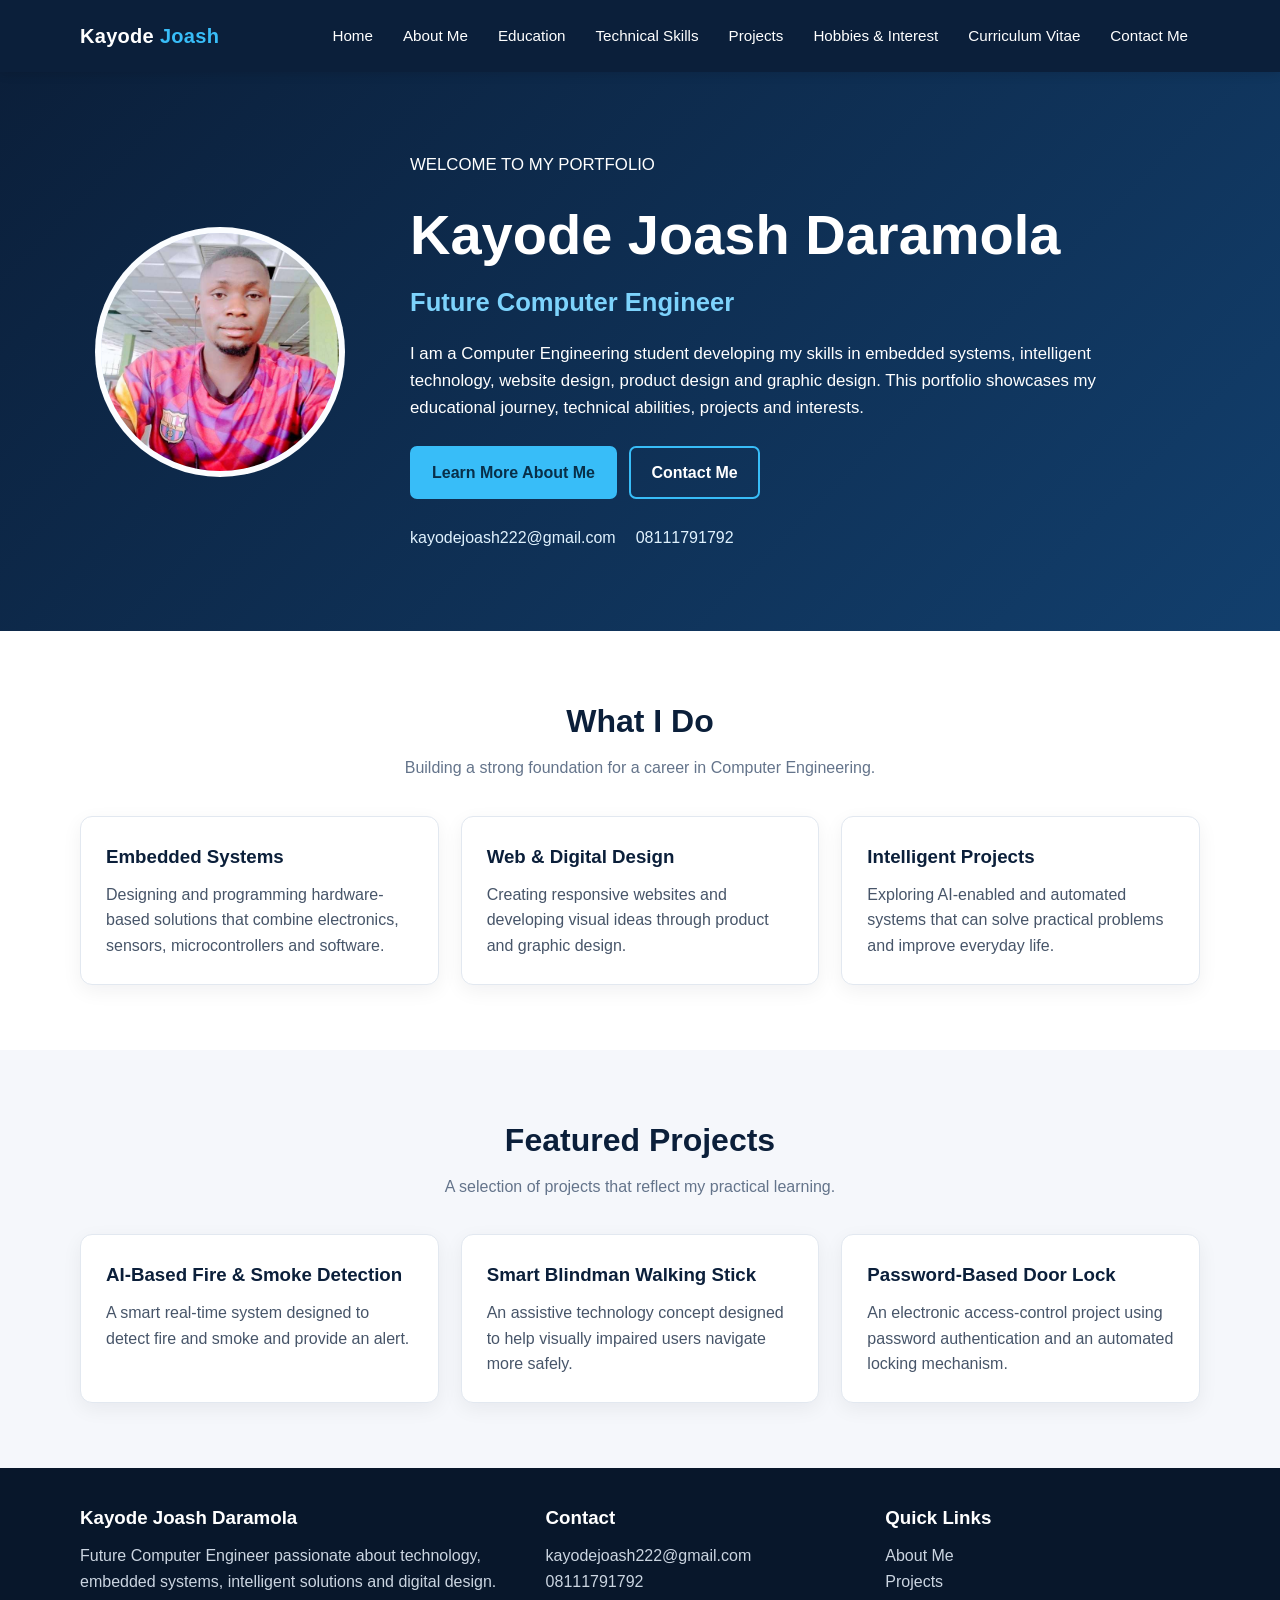
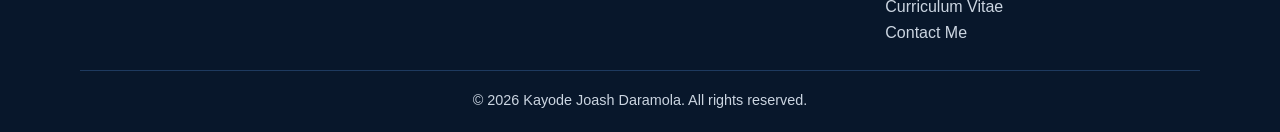
<file: index.html>
<!DOCTYPE html>
<html lang="en">

<head>
    <meta charset="UTF-8">
    <meta name="viewport" content="width=device-width, initial-scale=1.0">

    <meta name="author" content="Kayode Joash Daramola">
    <meta name="description"
        content="Personal portfolio of Kayode Joash Daramola, a future Computer Engineer.">
    <meta name="keywords"
        content="Kayode Joash Daramola, Computer Engineering, portfolio, embedded systems, web design, AI, graphic design">

    <title>Home | Kayode Joash Daramola</title>

    <!-- Main CSS -->
    <link rel="stylesheet" href="styles.css">

    <!-- JSON-LD Structured Data -->
    <script type="application/ld+json">
    {
        "@context": "https://schema.org",
        "@type": "Person",
        "name": "Kayode Joash Daramola",
        "email": "mailto:kayodejoash222@gmail.com",
        "telephone": "+2348111791792",
        "jobTitle": "Future Computer Engineer",
        "description": "Computer Engineering student and aspiring computer engineer with interests in embedded systems, website design, product design and graphic design.",
        "knowsAbout": [
            "Embedded System Design",
            "Website Design",
            "Product Design",
            "Graphic Design",
            "Artificial Intelligence",
            "Computer Engineering"
        ],
        "url": "index.html"
    }
    </script>

</head>

<body>

    <!-- ================= HEADER ================= -->
    <header class="site-header">

        <div class="container navbar">

            <!-- Logo -->
            <a class="logo" href="index.html">
                Kayode <span>Joash</span>
            </a>

            <!-- Navigation -->
            <nav aria-label="Main navigation">
                <ul class="nav-links">

                    <li>
                        <a href="index.html">Home</a>
                    </li>

                    <li>
                        <a href="about.html">About Me</a>
                    </li>

                    <li>
                        <a href="education.html">Education</a>
                    </li>

                    <li>
                        <a href="skills.html">Technical Skills</a>
                    </li>

                    <li>
                        <a href="projects.html">Projects</a>
                    </li>

                    <li>
                        <a href="hobbies.html">Hobbies &amp; Interest</a>
                    </li>

                    <li>
                        <a href="cv.html">Curriculum Vitae</a>
                    </li>

                    <li>
                        <a href="contact.html">Contact Me</a>
                    </li>

                </ul>
            </nav>

        </div>

    </header>


    <!-- ================= MAIN CONTENT ================= -->
    <main>

        <!-- ================= HERO SECTION ================= -->
        <section class="hero">

            <div class="container hero-grid">

                <!-- Profile Image -->
                <div class="hero-image">

                    <img
                        class="profile-photo"
                        src="EngrKay.jpeg"
                        alt="Kayode Joash Daramola"
                    >

                </div>


                <!-- Hero Information -->
                <div class="hero-content">

                    <p>WELCOME TO MY PORTFOLIO</p>

                    <h1>
                        Kayode Joash Daramola
                    </h1>

                    <h2>
                        Future Computer Engineer
                    </h2>

                    <p>
                        I am a Computer Engineering student developing my
                        skills in embedded systems, intelligent technology,
                        website design, product design and graphic design.
                        This portfolio showcases my educational journey,
                        technical abilities, projects and interests.
                    </p>


                    <!-- Action Buttons -->
                    <div class="hero-buttons">

                        <a class="btn" href="about.html">
                            Learn More About Me
                        </a>

                        <a class="btn secondary" href="contact.html">
                            Contact Me
                        </a>

                    </div>


                    <!-- Contact Information -->
                    <div class="contact-line">

                        <a href="mailto:kayodejoash222@gmail.com">
                            kayodejoash222@gmail.com
                        </a>

                        <a href="tel:+2348111791792">
                            08111791792
                        </a>

                    </div>

                </div>

            </div>

        </section>


        <!-- ================= WHAT I DO ================= -->
        <section class="section alt">

            <div class="container">

                <div class="section-title">

                    <h2>
                        What I Do
                    </h2>

                    <p>
                        Building a strong foundation for a career in
                        Computer Engineering.
                    </p>

                </div>


                <div class="card-grid">

                    <!-- Embedded Systems -->
                    <article class="card">

                        <h3>
                            Embedded Systems
                        </h3>

                        <p>
                            Designing and programming hardware-based
                            solutions that combine electronics, sensors,
                            microcontrollers and software.
                        </p>

                    </article>


                    <!-- Web Design -->
                    <article class="card">

                        <h3>
                            Web &amp; Digital Design
                        </h3>

                        <p>
                            Creating responsive websites and developing
                            visual ideas through product and graphic design.
                        </p>

                    </article>


                    <!-- Intelligent Projects -->
                    <article class="card">

                        <h3>
                            Intelligent Projects
                        </h3>

                        <p>
                            Exploring AI-enabled and automated systems
                            that can solve practical problems and improve
                            everyday life.
                        </p>

                    </article>

                </div>

            </div>

        </section>


        <!-- ================= FEATURED PROJECTS ================= -->
        <section class="section">

            <div class="container">

                <div class="section-title">

                    <h2>
                        Featured Projects
                    </h2>

                    <p>
                        A selection of projects that reflect my
                        practical learning.
                    </p>

                </div>


                <div class="card-grid">

                    <!-- Project 1 -->
                    <article class="card">

                        <h3>
                            AI-Based Fire &amp; Smoke Detection
                        </h3>

                        <p>
                            A smart real-time system designed to detect
                            fire and smoke and provide an alert.
                        </p>

                    </article>


                    <!-- Project 2 -->
                    <article class="card">

                        <h3>
                            Smart Blindman Walking Stick
                        </h3>

                        <p>
                            An assistive technology concept designed
                            to help visually impaired users navigate
                            more safely.
                        </p>

                    </article>


                    <!-- Project 3 -->
                    <article class="card">

                        <h3>
                            Password-Based Door Lock
                        </h3>

                        <p>
                            An electronic access-control project using
                            password authentication and an automated
                            locking mechanism.
                        </p>

                    </article>

                </div>

            </div>

        </section>

    </main>


    <!-- ================= FOOTER ================= -->
    <footer class="site-footer">

        <div class="container footer-grid">

            <!-- Footer About -->
            <div>

                <h3>
                    Kayode Joash Daramola
                </h3>

                <p>
                    Future Computer Engineer passionate about technology,
                    embedded systems, intelligent solutions and digital
                    design.
                </p>

            </div>


            <!-- Footer Contact -->
            <div>

                <h3>
                    Contact
                </h3>

                <p>
                    <a href="mailto:kayodejoash222@gmail.com">
                        kayodejoash222@gmail.com
                    </a>
                </p>

                <p>
                    <a href="tel:+2348111791792">
                        08111791792
                    </a>
                </p>

            </div>


            <!-- Footer Links -->
            <div>

                <h3>
                    Quick Links
                </h3>

                <p>
                    <a href="about.html">
                        About Me
                    </a>
                </p>

                <p>
                    <a href="projects.html">
                        Projects
                    </a>
                </p>

                <p>
                    <a href="cv.html">
                        Curriculum Vitae
                    </a>
                </p>

                <p>
                    <a href="contact.html">
                        Contact Me
                    </a>
                </p>

            </div>

        </div>


        <!-- Copyright -->
        <div class="container copyright">

            <p>
                &copy; 2026 Kayode Joash Daramola.
                All rights reserved.
            </p>

        </div>

    </footer>

</body>

</html>
</file>
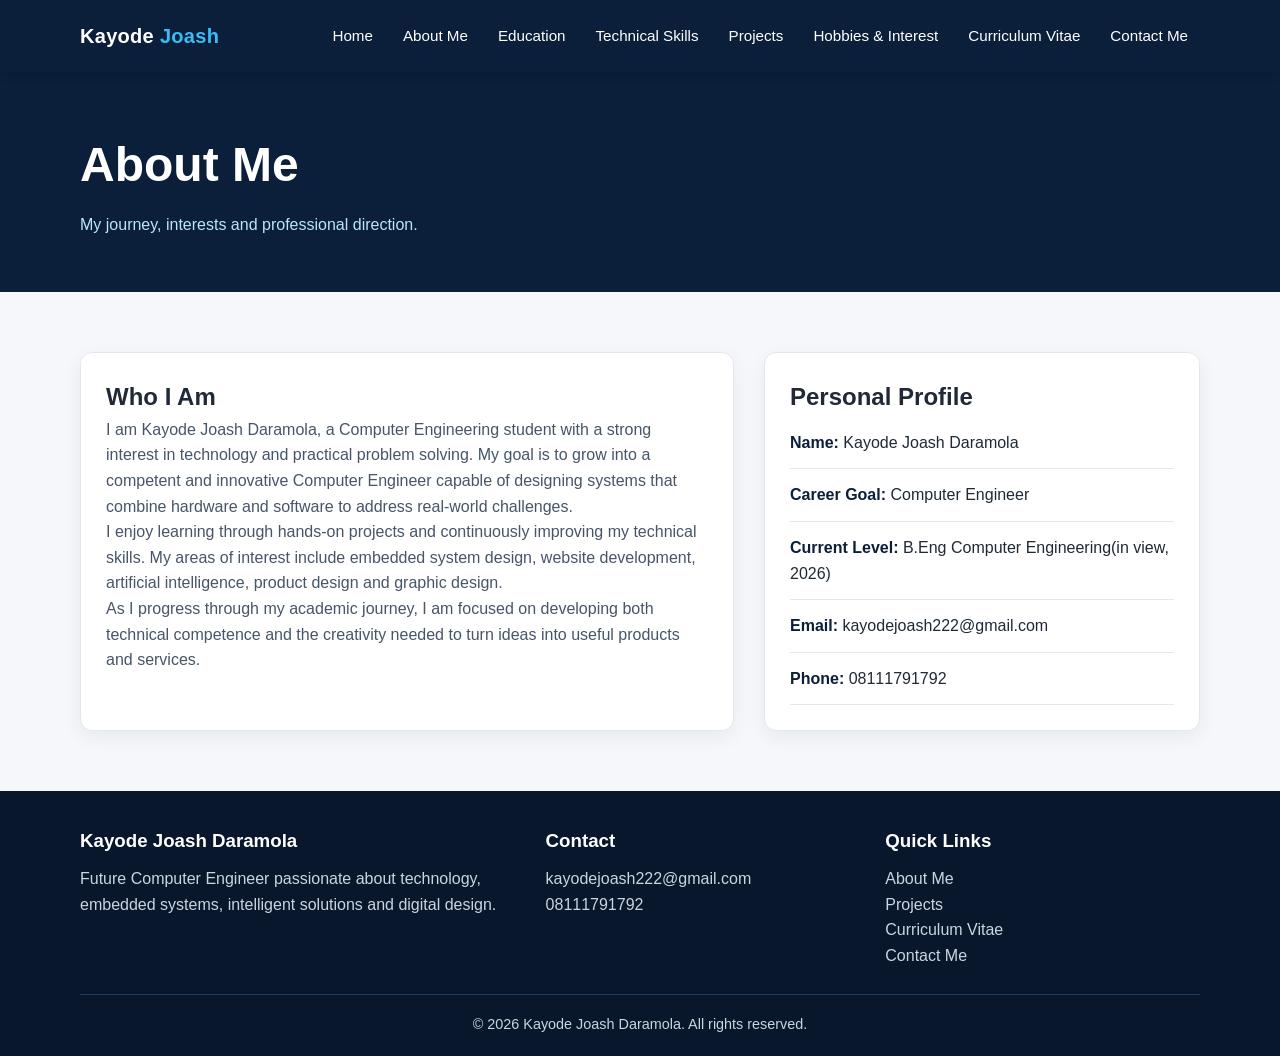
<file: about.html>
<!DOCTYPE html>
<html lang="en">
<head>
  <meta charset="UTF-8">
  <meta name="viewport" content="width=device-width, initial-scale=1.0">
  <meta name="author" content="Kayode Joash Daramola">
  <meta name="description" content="Personal portfolio of Kayode Joash Daramola, a future Computer Engineer.">
  <meta name="keywords" content="Kayode Joash Daramola, Computer Engineering, portfolio, embedded systems, web design, AI, graphic design">
  <title>About Me | Kayode Joash Daramola</title>
  <link rel="stylesheet" href="styles.css">
  
<script type="application/ld+json">
{
  "@context": "https://schema.org",
  "@type": "Person",
  "name": "Kayode Joash Daramola",
  "email": "mailto:kayodejoash222@gmail.com",
  "telephone": "+2348111791792",
  "jobTitle": "Future Computer Engineer",
  "description": "Computer Engineering student and aspiring computer engineer with interests in embedded systems, website design, product design and graphic design.",
  "knowsAbout": [
    "Embedded System Design",
    "Website Design",
    "Product Design",
    "Graphic Design",
    "Artificial Intelligence",
    "Computer Engineering"
  ],
  "url": "index.html"
}
</script>

</head>
<body>

<header class="site-header">
  <div class="container navbar">
    <a class="logo" href="index.html">Kayode <span>Joash</span></a>
    <nav aria-label="Main navigation">
      <ul class="nav-links">
        <li><a href="index.html">Home</a></li>
        <li><a href="about.html">About Me</a></li>
        <li><a href="education.html">Education</a></li>
        <li><a href="skills.html">Technical Skills</a></li>
        <li><a href="projects.html">Projects</a></li>
        <li><a href="hobbies.html">Hobbies &amp; Interest</a></li>
        <li><a href="cv.html">Curriculum Vitae</a></li>
        <li><a href="contact.html">Contact Me</a></li>
      </ul>
    </nav>
  </div>
</header>


<main>
<section class="page-banner">
  <div class="container">
    <h1>About Me</h1>
    <p>My journey, interests and professional direction.</p>
  </div>
</section>
<section class="content">
  <div class="container two-column">
    <article class="card">
      <h2>Who I Am</h2>
      <p>I am Kayode Joash Daramola, a Computer Engineering student with a strong interest in technology and practical problem solving. My goal is to grow into a competent and innovative Computer Engineer capable of designing systems that combine hardware and software to address real-world challenges.</p>
      <p>I enjoy learning through hands-on projects and continuously improving my technical skills. My areas of interest include embedded system design, website development, artificial intelligence, product design and graphic design.</p>
      <p>As I progress through my academic journey, I am focused on developing both technical competence and the creativity needed to turn ideas into useful products and services.</p>
    </article>
    <aside class="card">
      <h2>Personal Profile</h2>
      <ul class="info-list">
        <li><strong>Name:</strong> Kayode Joash Daramola</li>
        <li><strong>Career Goal:</strong> Computer Engineer</li>
        <li><strong>Current Level:</strong> B.Eng Computer Engineering(in view, 2026)</li>
        <li><strong>Email:</strong> <a href="mailto:kayodejoash222@gmail.com">kayodejoash222@gmail.com</a></li>
        <li><strong>Phone:</strong> <a href="tel:+2348111791792">08111791792</a></li>
      </ul>
    </aside>
  </div>
</section>
</main>


<footer class="site-footer">
  <div class="container footer-grid">
    <div>
      <h3>Kayode Joash Daramola</h3>
      <p>Future Computer Engineer passionate about technology, embedded systems, intelligent solutions and digital design.</p>
    </div>
    <div>
      <h3>Contact</h3>
      <p><a href="mailto:kayodejoash222@gmail.com">kayodejoash222@gmail.com</a></p>
      <p><a href="tel:+2348111791792">08111791792</a></p>
    </div>
    <div>
      <h3>Quick Links</h3>
      <p><a href="about.html">About Me</a></p>
      <p><a href="projects.html">Projects</a></p>
      <p><a href="cv.html">Curriculum Vitae</a></p>
      <p><a href="contact.html">Contact Me</a></p>
    </div>
  </div>
  <div class="container copyright">
    <p>&copy; 2026 Kayode Joash Daramola. All rights reserved.</p>
  </div>
</footer>

</body>
</html>
</file>
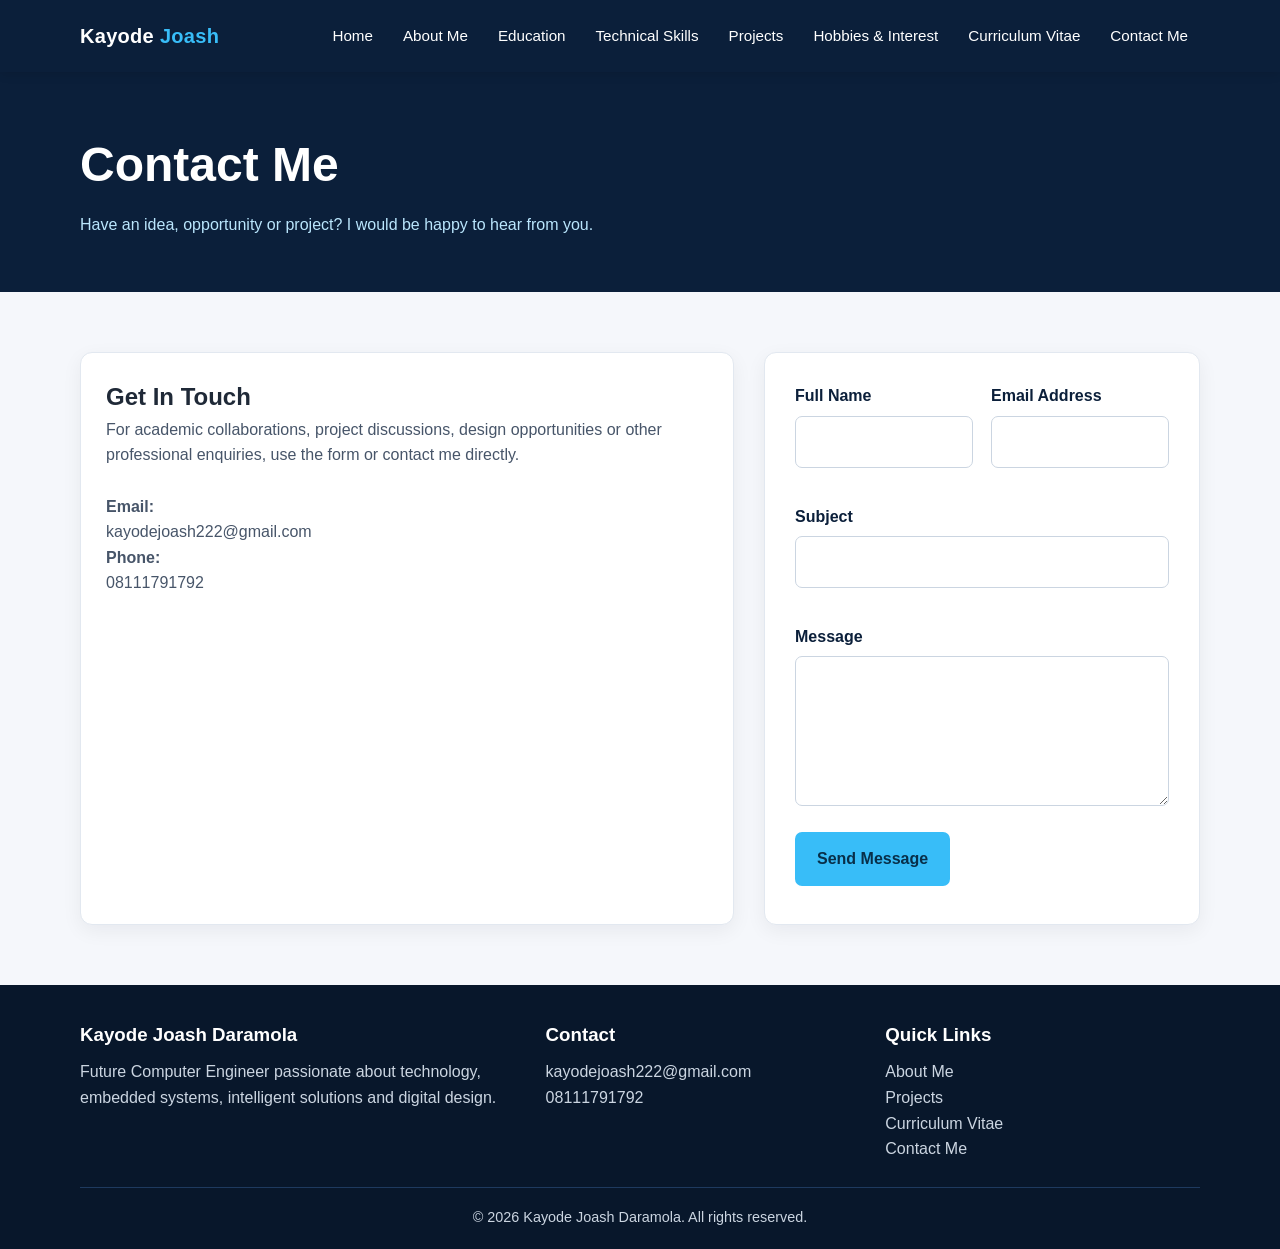
<file: contact.html>
<!DOCTYPE html>
<html lang="en">
<head>
  <meta charset="UTF-8">
  <meta name="viewport" content="width=device-width, initial-scale=1.0">
  <meta name="author" content="Kayode Joash Daramola">
  <meta name="description" content="Personal portfolio of Kayode Joash Daramola, a future Computer Engineer.">
  <meta name="keywords" content="Kayode Joash Daramola, Computer Engineering, portfolio, embedded systems, web design, AI, graphic design">
  <title>Contact Me | Kayode Joash Daramola</title>
  <link rel="stylesheet" href="styles.css">
  
<script type="application/ld+json">
{
  "@context": "https://schema.org",
  "@type": "Person",
  "name": "Kayode Joash Daramola",
  "email": "mailto:kayodejoash222@gmail.com",
  "telephone": "+2348111791792",
  "jobTitle": "Future Computer Engineer",
  "description": "Computer Engineering student and aspiring computer engineer with interests in embedded systems, website design, product design and graphic design.",
  "knowsAbout": [
    "Embedded System Design",
    "Website Design",
    "Product Design",
    "Graphic Design",
    "Artificial Intelligence",
    "Computer Engineering"
  ],
  "url": "index.html"
}
</script>

</head>
<body>

<header class="site-header">
  <div class="container navbar">
    <a class="logo" href="index.html">Kayode <span>Joash</span></a>
    <nav aria-label="Main navigation">
      <ul class="nav-links">
        <li><a href="index.html">Home</a></li>
        <li><a href="about.html">About Me</a></li>
        <li><a href="education.html">Education</a></li>
        <li><a href="skills.html">Technical Skills</a></li>
        <li><a href="projects.html">Projects</a></li>
        <li><a href="hobbies.html">Hobbies &amp; Interest</a></li>
        <li><a href="cv.html">Curriculum Vitae</a></li>
        <li><a href="contact.html">Contact Me</a></li>
      </ul>
    </nav>
  </div>
</header>


<main>
<section class="page-banner">
  <div class="container">
    <h1>Contact Me</h1>
    <p>Have an idea, opportunity or project? I would be happy to hear from you.</p>
  </div>
</section>
<section class="content">
  <div class="container two-column">
    <article class="card">
      <h2>Get In Touch</h2>
      <p>For academic collaborations, project discussions, design opportunities or other professional enquiries, use the form or contact me directly.</p>
      <br>
      <p><strong>Email:</strong><br><a href="mailto:kayodejoash222@gmail.com">kayodejoash222@gmail.com</a></p>
      <p><strong>Phone:</strong><br><a href="tel:+2348111791792">08111791792</a></p>
    </article>

    <form action="mailto:kayodejoash222@gmail.com" method="post" enctype="text/plain">
      <div class="form-grid">
        <div class="form-group">
          <label for="name">Full Name</label>
          <input type="text" id="name" name="name" required>
        </div>
        <div class="form-group">
          <label for="email">Email Address</label>
          <input type="email" id="email" name="email" required>
        </div>
        <div class="form-group full">
          <label for="subject">Subject</label>
          <input type="text" id="subject" name="subject" required>
        </div>
        <div class="form-group full">
          <label for="message">Message</label>
          <textarea id="message" name="message" required></textarea>
        </div>
      </div>
      <button class="btn" type="submit">Send Message</button>
    </form>
  </div>
</section>
</main>


<footer class="site-footer">
  <div class="container footer-grid">
    <div>
      <h3>Kayode Joash Daramola</h3>
      <p>Future Computer Engineer passionate about technology, embedded systems, intelligent solutions and digital design.</p>
    </div>
    <div>
      <h3>Contact</h3>
      <p><a href="mailto:kayodejoash222@gmail.com">kayodejoash222@gmail.com</a></p>
      <p><a href="tel:+2348111791792">08111791792</a></p>
    </div>
    <div>
      <h3>Quick Links</h3>
      <p><a href="about.html">About Me</a></p>
      <p><a href="projects.html">Projects</a></p>
      <p><a href="cv.html">Curriculum Vitae</a></p>
      <p><a href="contact.html">Contact Me</a></p>
    </div>
  </div>
  <div class="container copyright">
    <p>&copy; 2026 Kayode Joash Daramola. All rights reserved.</p>
  </div>
</footer>

</body>
</html>
</file>
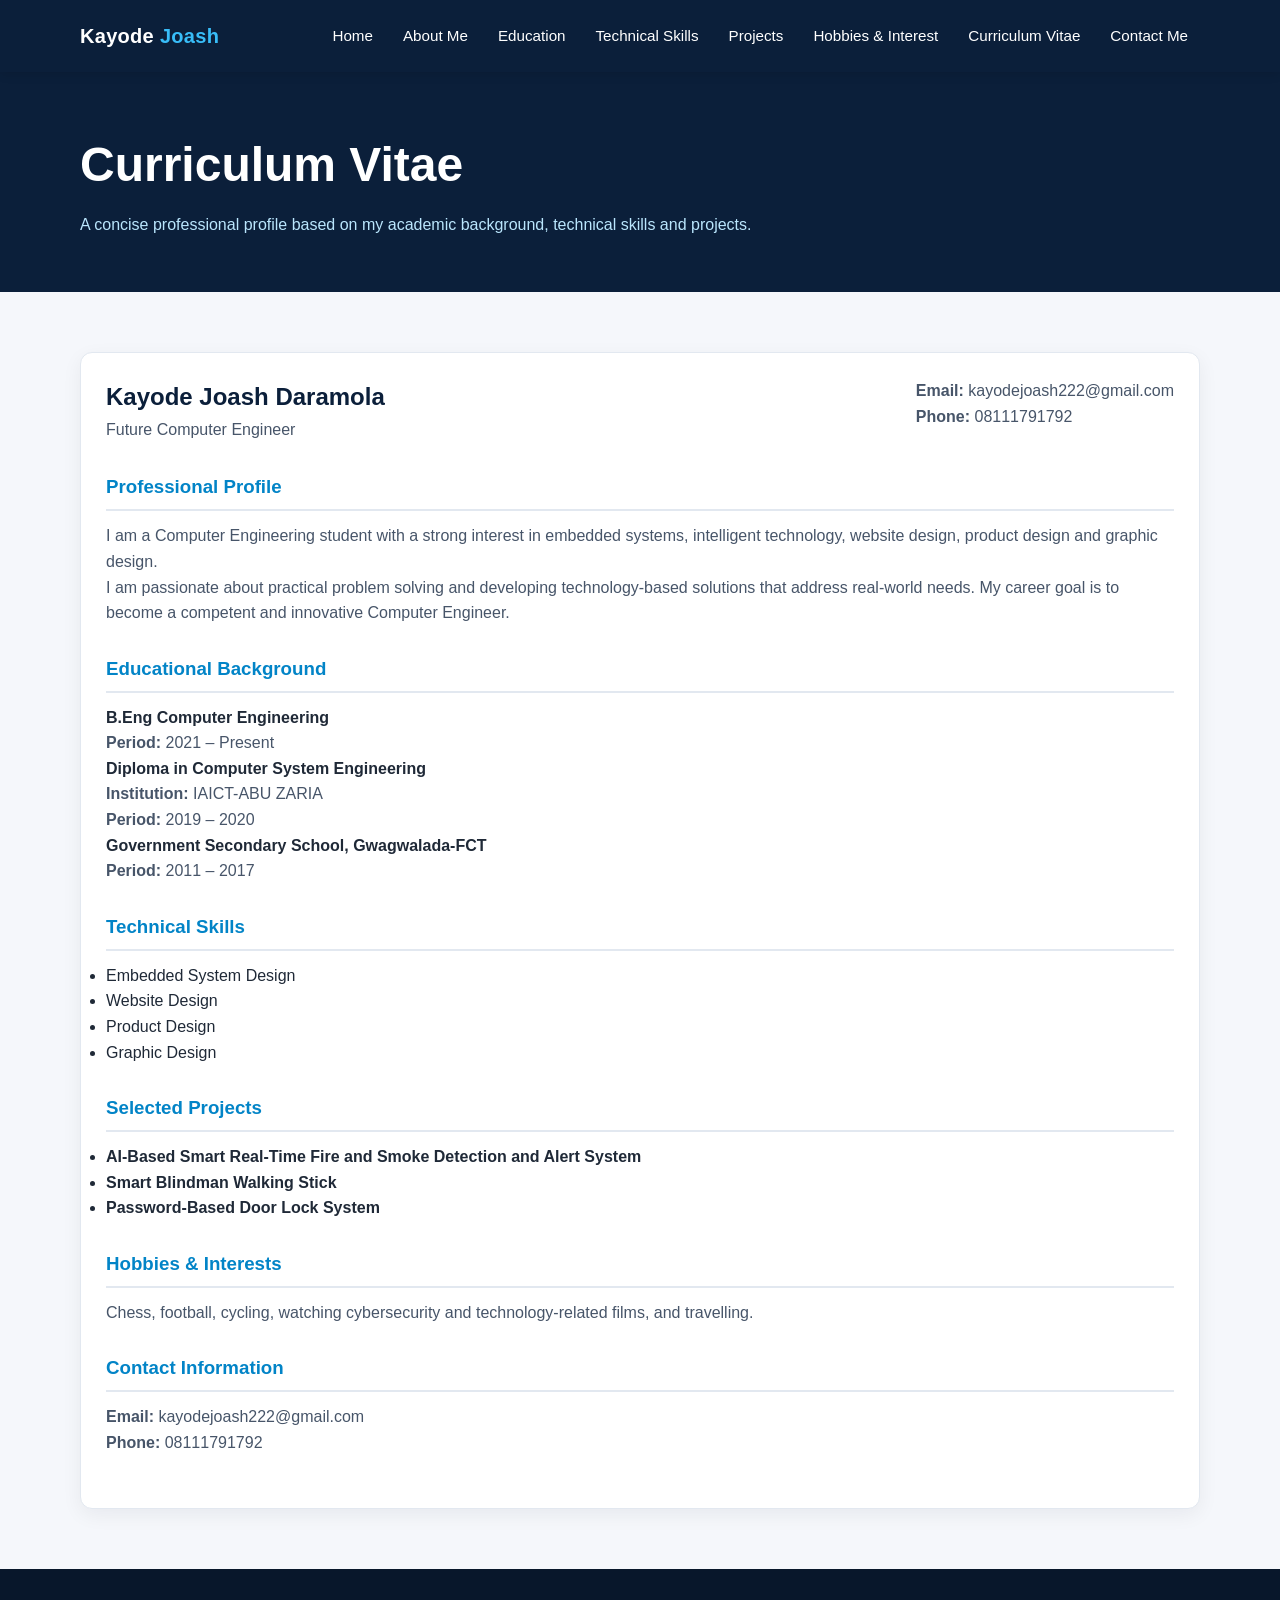
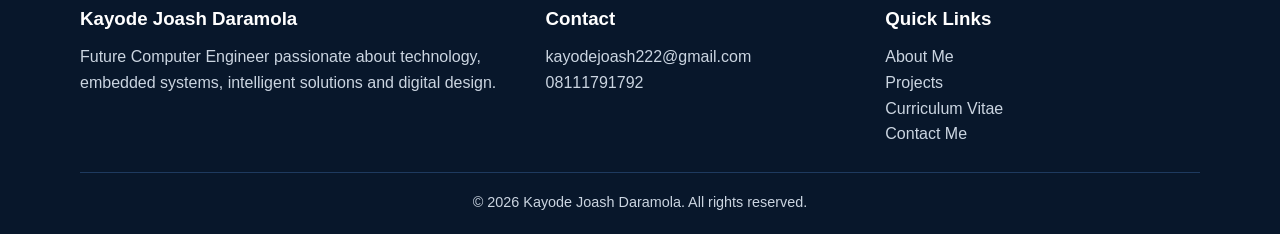
<file: cv.html>
<!DOCTYPE html>
<html lang="en">

<head>
    <meta charset="UTF-8">

    <meta name="viewport" content="width=device-width, initial-scale=1.0">

    <meta name="author" content="Kayode Joash Daramola">

    <meta name="description"
        content="Curriculum Vitae of Kayode Joash Daramola, a future Computer Engineer.">

    <meta name="keywords"
        content="Kayode Joash Daramola, Computer Engineering, CV, Curriculum Vitae, Embedded Systems, Web Design">

    <title>Curriculum Vitae | Kayode Joash Daramola</title>

    <!-- Main Stylesheet -->
    <link rel="stylesheet" href="styles.css">


    <!-- JSON-LD Structured Data -->
    <script type="application/ld+json">
    {
        "@context": "https://schema.org",
        "@type": "Person",
        "name": "Kayode Joash Daramola",
        "email": "mailto:kayodejoash222@gmail.com",
        "telephone": "+2348111791792",
        "jobTitle": "Future Computer Engineer",
        "description": "Computer Engineering student and aspiring computer engineer with interests in embedded systems, website design, product design and graphic design.",
        "knowsAbout": [
            "Embedded System Design",
            "Website Design",
            "Product Design",
            "Graphic Design",
            "Artificial Intelligence",
            "Computer Engineering"
        ],
        "url": "index.html"
    }
    </script>

</head>


<body>

    <!-- ================= HEADER ================= -->

    <header class="site-header">

        <div class="container navbar">

            <!-- Logo -->
            <a class="logo" href="index.html">
                Kayode <span>Joash</span>
            </a>


            <!-- Navigation -->
            <nav aria-label="Main navigation">

                <ul class="nav-links">

                    <li>
                        <a href="index.html">Home</a>
                    </li>

                    <li>
                        <a href="about.html">About Me</a>
                    </li>

                    <li>
                        <a href="education.html">Education</a>
                    </li>

                    <li>
                        <a href="skills.html">Technical Skills</a>
                    </li>

                    <li>
                        <a href="projects.html">Projects</a>
                    </li>

                    <li>
                        <a href="hobbies.html">
                            Hobbies &amp; Interest
                        </a>
                    </li>

                    <li>
                        <a href="cv.html">
                            Curriculum Vitae
                        </a>
                    </li>

                    <li>
                        <a href="contact.html">
                            Contact Me
                        </a>
                    </li>

                </ul>

            </nav>

        </div>

    </header>


    <!-- ================= MAIN CONTENT ================= -->

    <main>

        <!-- Page Banner -->
        <section class="page-banner">

            <div class="container">

                <h1>
                    Curriculum Vitae
                </h1>

                <p>
                    A concise professional profile based on my
                    academic background, technical skills and projects.
                </p>

            </div>

        </section>


        <!-- CV CONTENT -->
        <section class="content">

            <div class="container">

                <article class="card">


                    <!-- CV HEADER -->
                    <div class="cv-header">

                        <div>

                            <h2>
                                Kayode Joash Daramola
                            </h2>

                            <p>
                                Future Computer Engineer
                            </p>

                        </div>


                        <div>

                            <p>
                                <strong>Email:</strong>
                                <a href="mailto:kayodejoash222@gmail.com">
                                    kayodejoash222@gmail.com
                                </a>
                            </p>

                            <p>
                                <strong>Phone:</strong>
                                <a href="tel:+2348111791792">
                                    08111791792
                                </a>
                            </p>

                        </div>

                    </div>


                    <!-- PROFESSIONAL PROFILE -->
                    <section class="cv-section">

                        <h3>
                            Professional Profile
                        </h3>

                        <p>
                            I am a Computer Engineering student with
                            a strong interest in embedded systems,
                            intelligent technology, website design,
                            product design and graphic design.
                        </p>

                        <p>
                            I am passionate about practical problem
                            solving and developing technology-based
                            solutions that address real-world needs.
                            My career goal is to become a competent
                            and innovative Computer Engineer.
                        </p>

                    </section>


                    <!-- EDUCATION -->
                    <section class="cv-section">

                        <h3>
                            Educational Background
                        </h3>

                        <div class="cv-item">

                            <h4>
                                B.Eng Computer Engineering
                            </h4>

                            <p>
                                <strong>Period:</strong>
                                2021 – Present
                            </p>

                        </div>


                        <div class="cv-item">

                            <h4>
                                Diploma in Computer System Engineering
                            </h4>

                            <p>
                                <strong>Institution:</strong>
                             IAICT-ABU ZARIA

                            <p>
                                <strong>Period:</strong>
                                2019 – 2020
                            </p>

                        </div>


                        <div class="cv-item">

                            <h4>
                                Government Secondary School,
                                Gwagwalada-FCT
                            </h4>

                            <p>
                                <strong>Period:</strong>
                                2011 – 2017
                            </p>

                        </div>

                    </section>


                    <!-- TECHNICAL SKILLS -->
                    <section class="cv-section">

                        <h3>
                            Technical Skills
                        </h3>

                        <ul class="cv-list">

                            <li>
                                Embedded System Design
                            </li>

                            <li>
                                Website Design
                            </li>

                            <li>
                                Product Design
                            </li>

                            <li>
                                Graphic Design
                            </li>

                        </ul>

                    </section>


                    <!-- PROJECTS -->
                    <section class="cv-section">

                        <h3>
                            Selected Projects
                        </h3>

                        <ul class="cv-list">

                            <li>
                                <strong>
                                    AI-Based Smart Real-Time Fire
                                    and Smoke Detection and Alert System
                                </strong>
                            </li>

                            <li>
                                <strong>
                                    Smart Blindman Walking Stick
                                </strong>
                            </li>

                            <li>
                                <strong>
                                    Password-Based Door Lock System
                                </strong>
                            </li>

                        </ul>

                    </section>


                    <!-- HOBBIES AND INTERESTS -->
                    <section class="cv-section">

                        <h3>
                            Hobbies &amp; Interests
                        </h3>

                        <p>
                            Chess, football, cycling, watching
                            cybersecurity and technology-related
                            films, and travelling.
                        </p>

                    </section>


                    <!-- CONTACT -->
                    <section class="cv-section">

                        <h3>
                            Contact Information
                        </h3>

                        <p>
                            <strong>Email:</strong>
                            <a href="mailto:kayodejoash222@gmail.com">
                                kayodejoash222@gmail.com
                            </a>
                        </p>

                        <p>
                            <strong>Phone:</strong>
                            <a href="tel:+2348111791792">
                                08111791792
                            </a>
                        </p>

                    </section>


                </article>

            </div>

        </section>

    </main>


    <!-- ================= FOOTER ================= -->

    <footer class="site-footer">

        <div class="container footer-grid">


            <!-- Footer About -->
            <div>

                <h3>
                    Kayode Joash Daramola
                </h3>

                <p>
                    Future Computer Engineer passionate about
                    technology, embedded systems, intelligent
                    solutions and digital design.
                </p>

            </div>


            <!-- Footer Contact -->
            <div>

                <h3>
                    Contact
                </h3>

                <p>
                    <a href="mailto:kayodejoash222@gmail.com">
                        kayodejoash222@gmail.com
                    </a>
                </p>

                <p>
                    <a href="tel:+2348111791792">
                        08111791792
                    </a>
                </p>

            </div>


            <!-- Footer Quick Links -->
            <div>

                <h3>
                    Quick Links
                </h3>

                <p>
                    <a href="about.html">
                        About Me
                    </a>
                </p>

                <p>
                    <a href="projects.html">
                        Projects
                    </a>
                </p>

                <p>
                    <a href="cv.html">
                        Curriculum Vitae
                    </a>
                </p>

                <p>
                    <a href="contact.html">
                        Contact Me
                    </a>
                </p>

            </div>

        </div>


        <!-- Copyright -->
        <div class="container copyright">

            <p>
                &copy; 2026 Kayode Joash Daramola.
                All rights reserved.
            </p>

        </div>

    </footer>


</body>

</html>
</file>
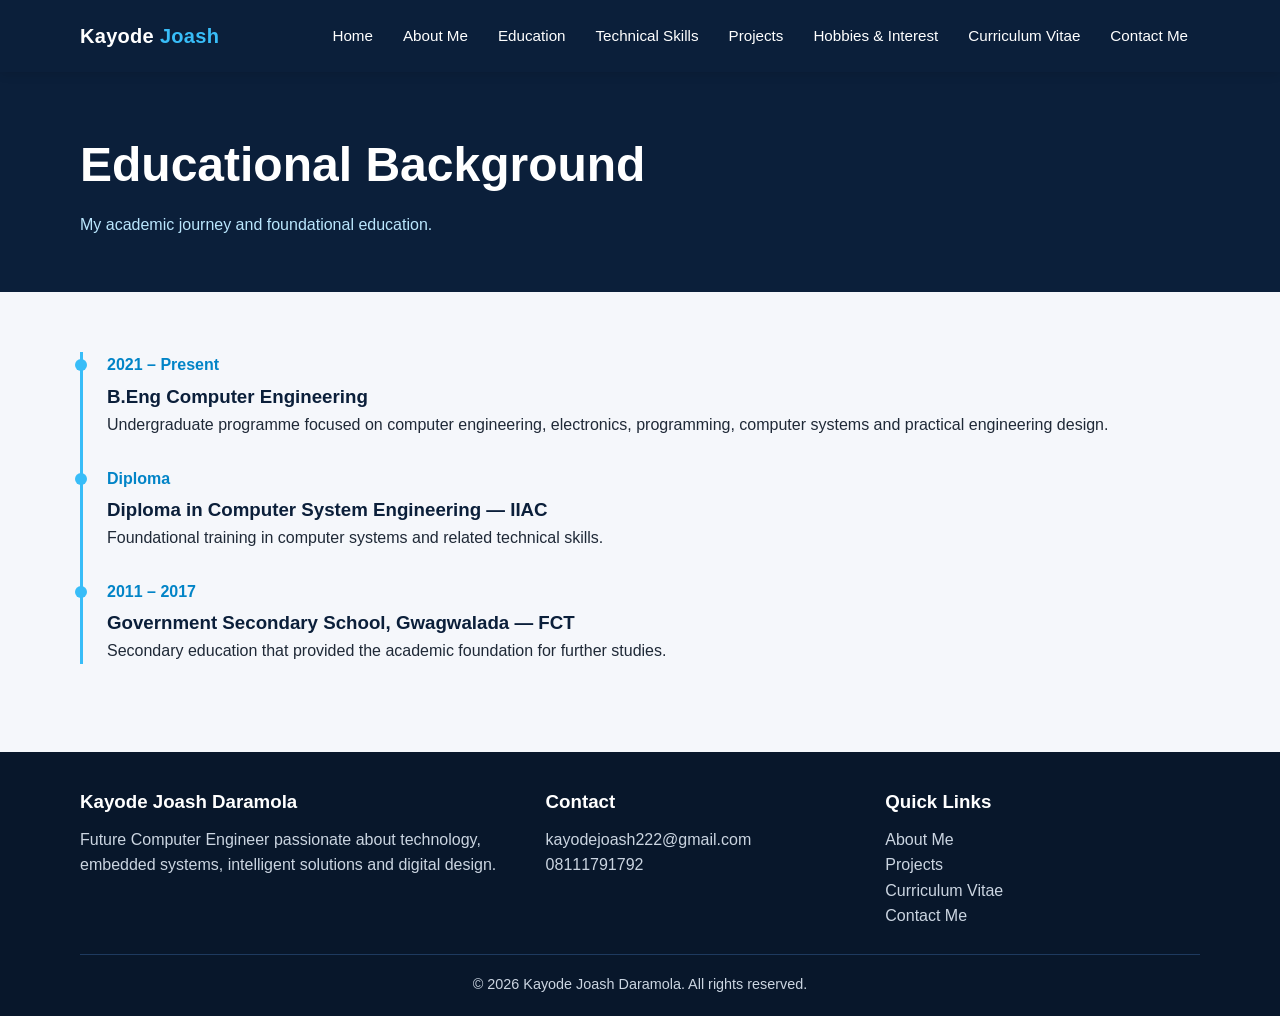
<file: education.html>
<!DOCTYPE html>
<html lang="en">
<head>
  <meta charset="UTF-8">
  <meta name="viewport" content="width=device-width, initial-scale=1.0">
  <meta name="author" content="Kayode Joash Daramola">
  <meta name="description" content="Personal portfolio of Kayode Joash Daramola, a future Computer Engineer.">
  <meta name="keywords" content="Kayode Joash Daramola, Computer Engineering, portfolio, embedded systems, web design, AI, graphic design">
  <title>Educational Background | Kayode Joash Daramola</title>
  <link rel="stylesheet" href="styles.css">
  
<script type="application/ld+json">
{
  "@context": "https://schema.org",
  "@type": "Person",
  "name": "Kayode Joash Daramola",
  "email": "mailto:kayodejoash222@gmail.com",
  "telephone": "+2348111791792",
  "jobTitle": "Future Computer Engineer",
  "description": "Computer Engineering student and aspiring computer engineer with interests in embedded systems, website design, product design and graphic design.",
  "knowsAbout": [
    "Embedded System Design",
    "Website Design",
    "Product Design",
    "Graphic Design",
    "Artificial Intelligence",
    "Computer Engineering"
  ],
  "url": "index.html"
}
</script>

</head>
<body>

<header class="site-header">
  <div class="container navbar">
    <a class="logo" href="index.html">Kayode <span>Joash</span></a>
    <nav aria-label="Main navigation">
      <ul class="nav-links">
        <li><a href="index.html">Home</a></li>
        <li><a href="about.html">About Me</a></li>
        <li><a href="education.html">Education</a></li>
        <li><a href="skills.html">Technical Skills</a></li>
        <li><a href="projects.html">Projects</a></li>
        <li><a href="hobbies.html">Hobbies &amp; Interest</a></li>
        <li><a href="cv.html">Curriculum Vitae</a></li>
        <li><a href="contact.html">Contact Me</a></li>
      </ul>
    </nav>
  </div>
</header>


<main>
<section class="page-banner">
  <div class="container">
    <h1>Educational Background</h1>
    <p>My academic journey and foundational education.</p>
  </div>
</section>
<section class="content">
  <div class="container">
    <div class="timeline">
      <article class="timeline-item">
        <p class="date">2021 – Present</p>
        <h3>B.Eng Computer Engineering</h3>
        <p>Undergraduate programme focused on computer engineering, electronics, programming, computer systems and practical engineering design.</p>
      </article>
      <article class="timeline-item">
        <p class="date">Diploma</p>
        <h3>Diploma in Computer System Engineering — IIAC</h3>
        <p>Foundational training in computer systems and related technical skills.</p>
      </article>
      <article class="timeline-item">
        <p class="date">2011 – 2017</p>
        <h3>Government Secondary School, Gwagwalada — FCT</h3>
        <p>Secondary education that provided the academic foundation for further studies.</p>
      </article>
    </div>
  </div>
</section>
</main>


<footer class="site-footer">
  <div class="container footer-grid">
    <div>
      <h3>Kayode Joash Daramola</h3>
      <p>Future Computer Engineer passionate about technology, embedded systems, intelligent solutions and digital design.</p>
    </div>
    <div>
      <h3>Contact</h3>
      <p><a href="mailto:kayodejoash222@gmail.com">kayodejoash222@gmail.com</a></p>
      <p><a href="tel:+2348111791792">08111791792</a></p>
    </div>
    <div>
      <h3>Quick Links</h3>
      <p><a href="about.html">About Me</a></p>
      <p><a href="projects.html">Projects</a></p>
      <p><a href="cv.html">Curriculum Vitae</a></p>
      <p><a href="contact.html">Contact Me</a></p>
    </div>
  </div>
  <div class="container copyright">
    <p>&copy; 2026 Kayode Joash Daramola. All rights reserved.</p>
  </div>
</footer>

</body>
</html>
</file>
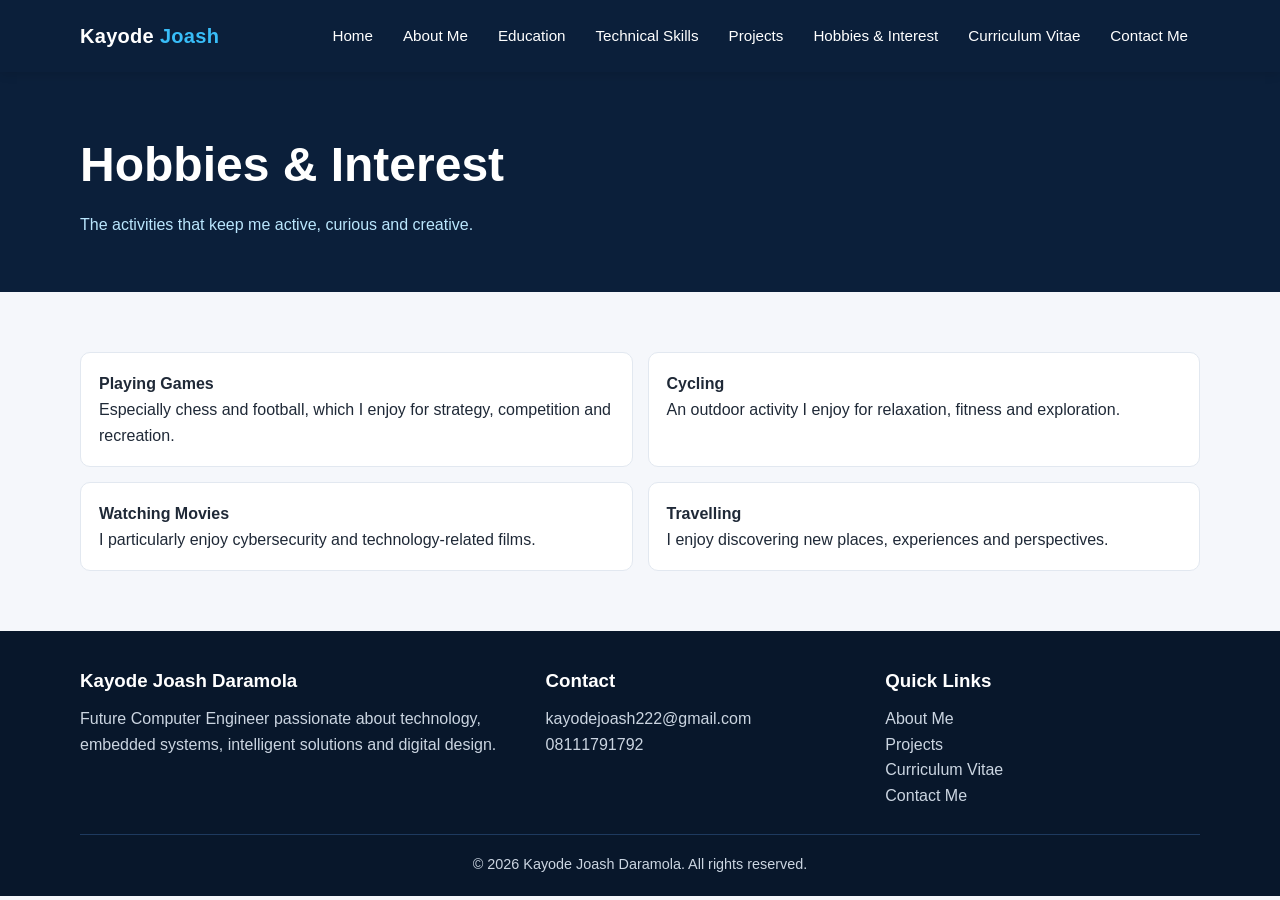
<file: hobbies.html>
<!DOCTYPE html>
<html lang="en">
<head>
  <meta charset="UTF-8">
  <meta name="viewport" content="width=device-width, initial-scale=1.0">
  <meta name="author" content="Kayode Joash Daramola">
  <meta name="description" content="Personal portfolio of Kayode Joash Daramola, a future Computer Engineer.">
  <meta name="keywords" content="Kayode Joash Daramola, Computer Engineering, portfolio, embedded systems, web design, AI, graphic design">
  <title>Hobbies & Interest | Kayode Joash Daramola</title>
  <link rel="stylesheet" href="styles.css">
  
<script type="application/ld+json">
{
  "@context": "https://schema.org",
  "@type": "Person",
  "name": "Kayode Joash Daramola",
  "email": "mailto:kayodejoash222@gmail.com",
  "telephone": "+2348111791792",
  "jobTitle": "Future Computer Engineer",
  "description": "Computer Engineering student and aspiring computer engineer with interests in embedded systems, website design, product design and graphic design.",
  "knowsAbout": [
    "Embedded System Design",
    "Website Design",
    "Product Design",
    "Graphic Design",
    "Artificial Intelligence",
    "Computer Engineering"
  ],
  "url": "index.html"
}
</script>

</head>
<body>

<header class="site-header">
  <div class="container navbar">
    <a class="logo" href="index.html">Kayode <span>Joash</span></a>
    <nav aria-label="Main navigation">
      <ul class="nav-links">
        <li><a href="index.html">Home</a></li>
        <li><a href="about.html">About Me</a></li>
        <li><a href="education.html">Education</a></li>
        <li><a href="skills.html">Technical Skills</a></li>
        <li><a href="projects.html">Projects</a></li>
        <li><a href="hobbies.html">Hobbies &amp; Interest</a></li>
        <li><a href="cv.html">Curriculum Vitae</a></li>
        <li><a href="contact.html">Contact Me</a></li>
      </ul>
    </nav>
  </div>
</header>


<main>
<section class="page-banner">
  <div class="container">
    <h1>Hobbies &amp; Interest</h1>
    <p>The activities that keep me active, curious and creative.</p>
  </div>
</section>
<section class="content">
  <div class="container">
    <ul class="hobby-list">
      <li><strong>Playing Games</strong><br>Especially chess and football, which I enjoy for strategy, competition and recreation.</li>
      <li><strong>Cycling</strong><br>An outdoor activity I enjoy for relaxation, fitness and exploration.</li>
      <li><strong>Watching Movies</strong><br>I particularly enjoy cybersecurity and technology-related films.</li>
      <li><strong>Travelling</strong><br>I enjoy discovering new places, experiences and perspectives.</li>
    </ul>
  </div>
</section>
</main>


<footer class="site-footer">
  <div class="container footer-grid">
    <div>
      <h3>Kayode Joash Daramola</h3>
      <p>Future Computer Engineer passionate about technology, embedded systems, intelligent solutions and digital design.</p>
    </div>
    <div>
      <h3>Contact</h3>
      <p><a href="mailto:kayodejoash222@gmail.com">kayodejoash222@gmail.com</a></p>
      <p><a href="tel:+2348111791792">08111791792</a></p>
    </div>
    <div>
      <h3>Quick Links</h3>
      <p><a href="about.html">About Me</a></p>
      <p><a href="projects.html">Projects</a></p>
      <p><a href="cv.html">Curriculum Vitae</a></p>
      <p><a href="contact.html">Contact Me</a></p>
    </div>
  </div>
  <div class="container copyright">
    <p>&copy; 2026 Kayode Joash Daramola. All rights reserved.</p>
  </div>
</footer>

</body>
</html>
</file>
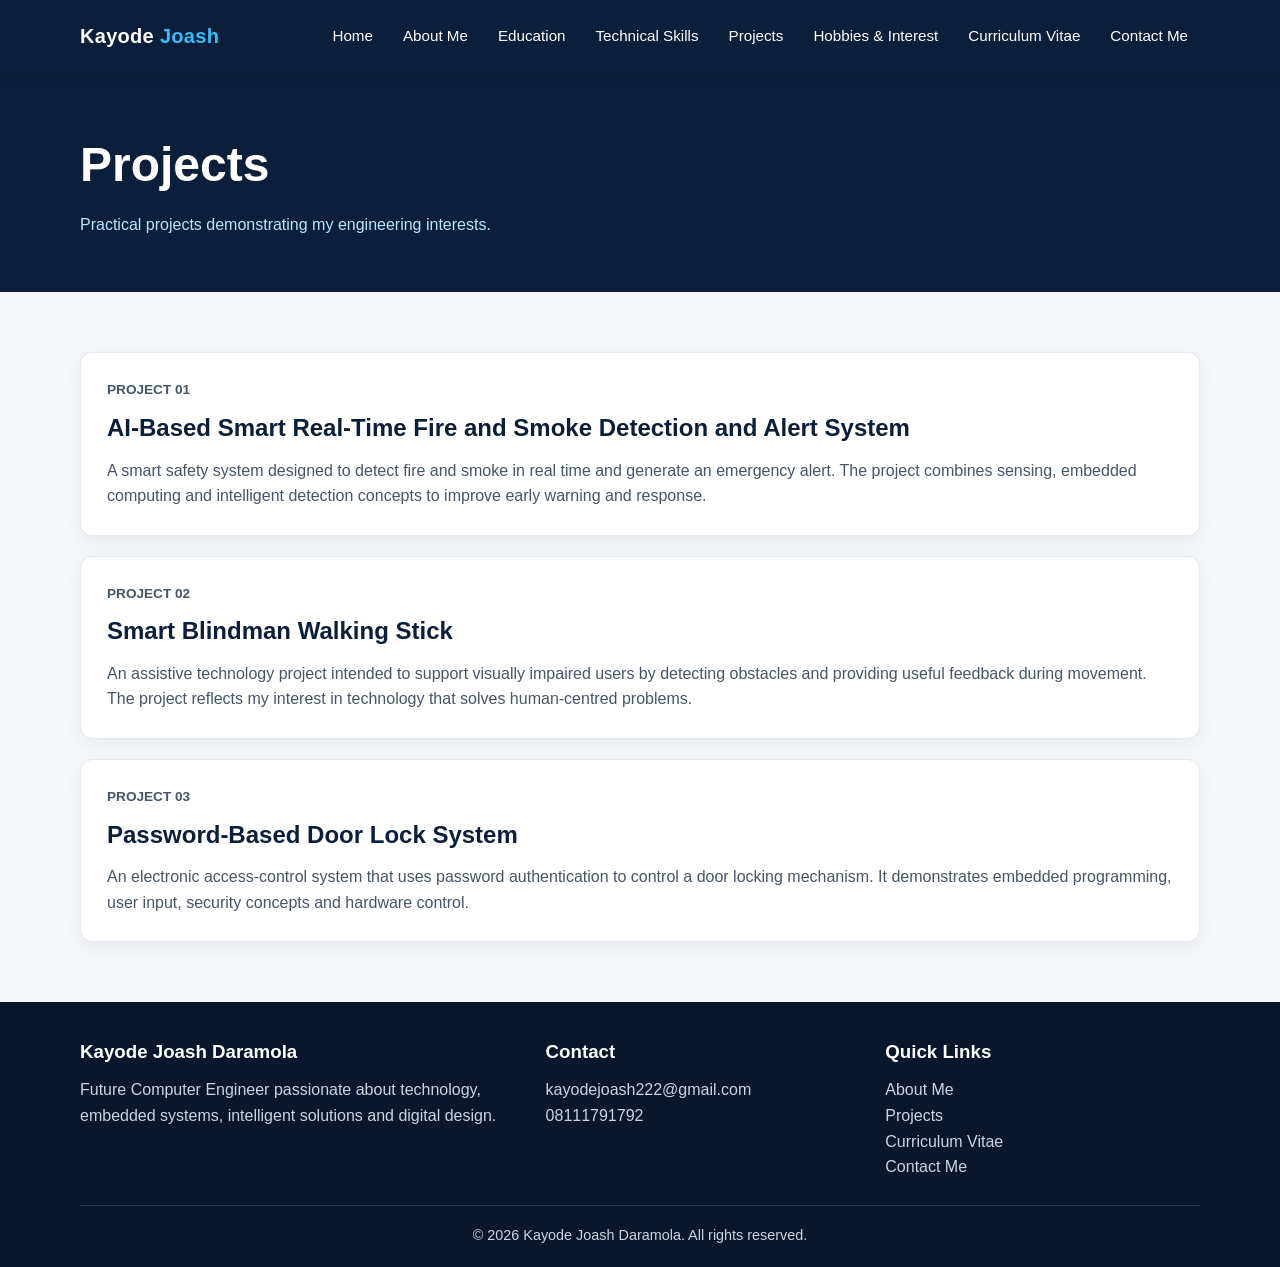
<file: projects.html>
<!DOCTYPE html>
<html lang="en">
<head>
  <meta charset="UTF-8">
  <meta name="viewport" content="width=device-width, initial-scale=1.0">
  <meta name="author" content="Kayode Joash Daramola">
  <meta name="description" content="Personal portfolio of Kayode Joash Daramola, a future Computer Engineer.">
  <meta name="keywords" content="Kayode Joash Daramola, Computer Engineering, portfolio, embedded systems, web design, AI, graphic design">
  <title>Projects | Kayode Joash Daramola</title>
  <link rel="stylesheet" href="styles.css">
  
<script type="application/ld+json">
{
  "@context": "https://schema.org",
  "@type": "Person",
  "name": "Kayode Joash Daramola",
  "email": "mailto:kayodejoash222@gmail.com",
  "telephone": "+2348111791792",
  "jobTitle": "Future Computer Engineer",
  "description": "Computer Engineering student and aspiring computer engineer with interests in embedded systems, website design, product design and graphic design.",
  "knowsAbout": [
    "Embedded System Design",
    "Website Design",
    "Product Design",
    "Graphic Design",
    "Artificial Intelligence",
    "Computer Engineering"
  ],
  "url": "index.html"
}
</script>

</head>
<body>

<header class="site-header">
  <div class="container navbar">
    <a class="logo" href="index.html">Kayode <span>Joash</span></a>
    <nav aria-label="Main navigation">
      <ul class="nav-links">
        <li><a href="index.html">Home</a></li>
        <li><a href="about.html">About Me</a></li>
        <li><a href="education.html">Education</a></li>
        <li><a href="skills.html">Technical Skills</a></li>
        <li><a href="projects.html">Projects</a></li>
        <li><a href="hobbies.html">Hobbies &amp; Interest</a></li>
        <li><a href="cv.html">Curriculum Vitae</a></li>
        <li><a href="contact.html">Contact Me</a></li>
      </ul>
    </nav>
  </div>
</header>


<main>
<section class="page-banner">
  <div class="container">
    <h1>Projects</h1>
    <p>Practical projects demonstrating my engineering interests.</p>
  </div>
</section>
<section class="content">
  <div class="container project-list">
    <article class="project-card">
      <p class="project-number">PROJECT 01</p>
      <h2>AI-Based Smart Real-Time Fire and Smoke Detection and Alert System</h2>
      <p>A smart safety system designed to detect fire and smoke in real time and generate an emergency alert. The project combines sensing, embedded computing and intelligent detection concepts to improve early warning and response.</p>
    </article>
    <article class="project-card">
      <p class="project-number">PROJECT 02</p>
      <h2>Smart Blindman Walking Stick</h2>
      <p>An assistive technology project intended to support visually impaired users by detecting obstacles and providing useful feedback during movement. The project reflects my interest in technology that solves human-centred problems.</p>
    </article>
    <article class="project-card">
      <p class="project-number">PROJECT 03</p>
      <h2>Password-Based Door Lock System</h2>
      <p>An electronic access-control system that uses password authentication to control a door locking mechanism. It demonstrates embedded programming, user input, security concepts and hardware control.</p>
    </article>
  </div>
</section>
</main>


<footer class="site-footer">
  <div class="container footer-grid">
    <div>
      <h3>Kayode Joash Daramola</h3>
      <p>Future Computer Engineer passionate about technology, embedded systems, intelligent solutions and digital design.</p>
    </div>
    <div>
      <h3>Contact</h3>
      <p><a href="mailto:kayodejoash222@gmail.com">kayodejoash222@gmail.com</a></p>
      <p><a href="tel:+2348111791792">08111791792</a></p>
    </div>
    <div>
      <h3>Quick Links</h3>
      <p><a href="about.html">About Me</a></p>
      <p><a href="projects.html">Projects</a></p>
      <p><a href="cv.html">Curriculum Vitae</a></p>
      <p><a href="contact.html">Contact Me</a></p>
    </div>
  </div>
  <div class="container copyright">
    <p>&copy; 2026 Kayode Joash Daramola. All rights reserved.</p>
  </div>
</footer>

</body>
</html>
</file>
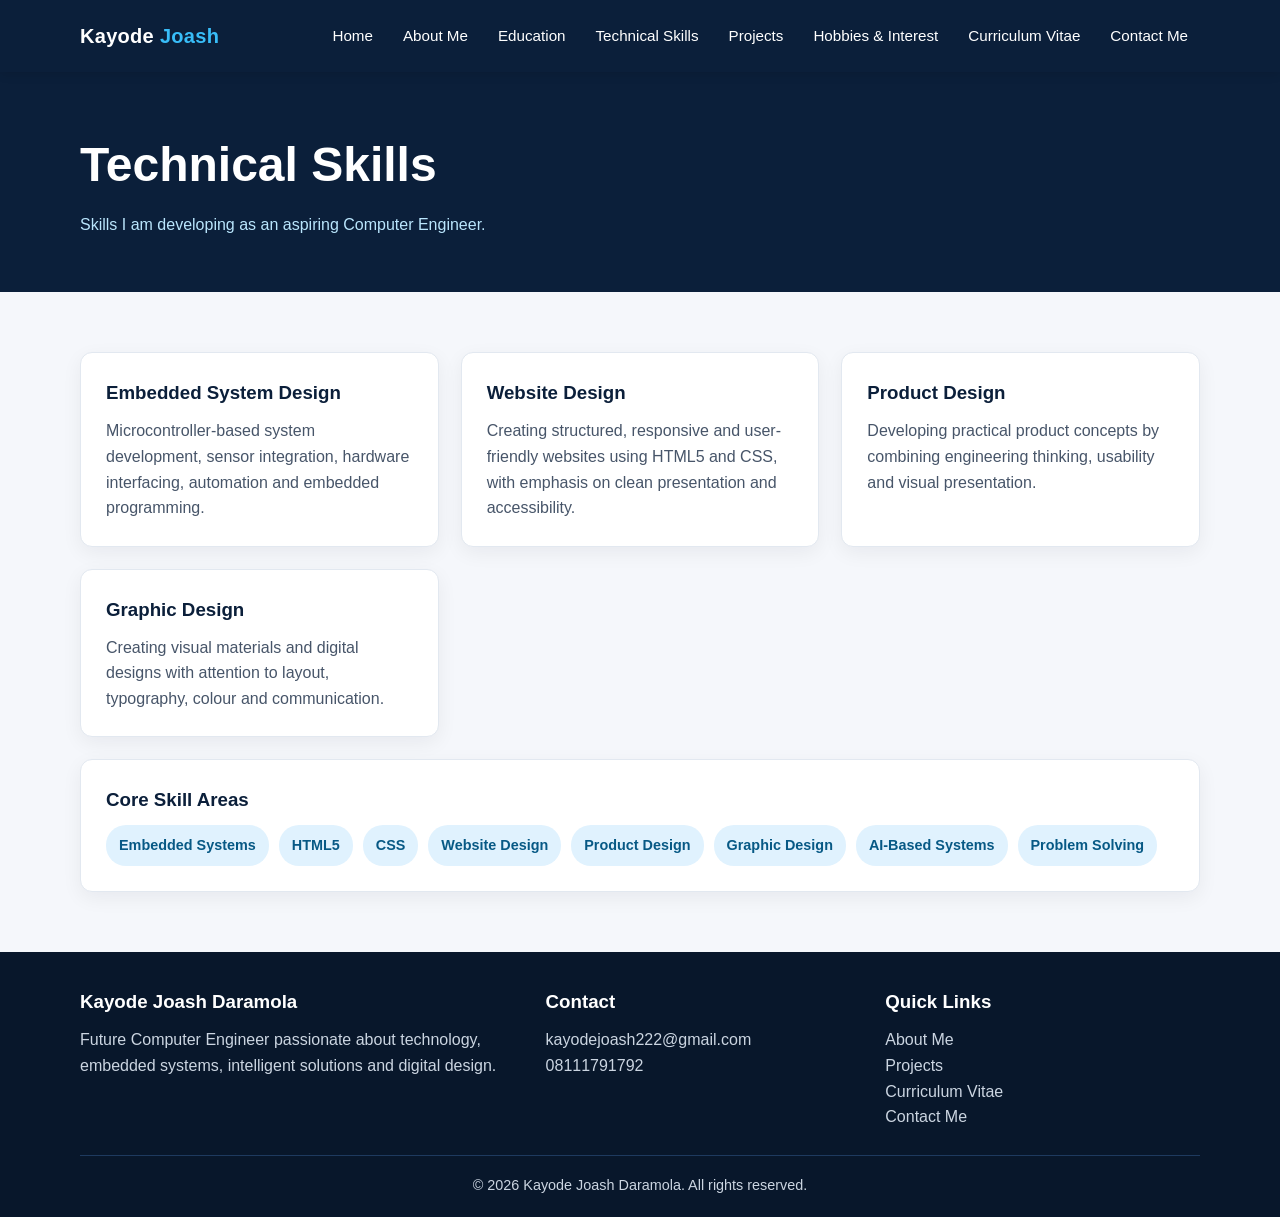
<file: skills.html>
<!DOCTYPE html>
<html lang="en">
<head>
  <meta charset="UTF-8">
  <meta name="viewport" content="width=device-width, initial-scale=1.0">
  <meta name="author" content="Kayode Joash Daramola">
  <meta name="description" content="Personal portfolio of Kayode Joash Daramola, a future Computer Engineer.">
  <meta name="keywords" content="Kayode Joash Daramola, Computer Engineering, portfolio, embedded systems, web design, AI, graphic design">
  <title>Technical Skills | Kayode Joash Daramola</title>
  <link rel="stylesheet" href="styles.css">
  
<script type="application/ld+json">
{
  "@context": "https://schema.org",
  "@type": "Person",
  "name": "Kayode Joash Daramola",
  "email": "mailto:kayodejoash222@gmail.com",
  "telephone": "+2348111791792",
  "jobTitle": "Future Computer Engineer",
  "description": "Computer Engineering student and aspiring computer engineer with interests in embedded systems, website design, product design and graphic design.",
  "knowsAbout": [
    "Embedded System Design",
    "Website Design",
    "Product Design",
    "Graphic Design",
    "Artificial Intelligence",
    "Computer Engineering"
  ],
  "url": "index.html"
}
</script>

</head>
<body>

<header class="site-header">
  <div class="container navbar">
    <a class="logo" href="index.html">Kayode <span>Joash</span></a>
    <nav aria-label="Main navigation">
      <ul class="nav-links">
        <li><a href="index.html">Home</a></li>
        <li><a href="about.html">About Me</a></li>
        <li><a href="education.html">Education</a></li>
        <li><a href="skills.html">Technical Skills</a></li>
        <li><a href="projects.html">Projects</a></li>
        <li><a href="hobbies.html">Hobbies &amp; Interest</a></li>
        <li><a href="cv.html">Curriculum Vitae</a></li>
        <li><a href="contact.html">Contact Me</a></li>
      </ul>
    </nav>
  </div>
</header>


<main>
<section class="page-banner">
  <div class="container">
    <h1>Technical Skills</h1>
    <p>Skills I am developing as an aspiring Computer Engineer.</p>
  </div>
</section>
<section class="content">
  <div class="container">
    <div class="card-grid">
      <article class="card">
        <h3>Embedded System Design</h3>
        <p>Microcontroller-based system development, sensor integration, hardware interfacing, automation and embedded programming.</p>
      </article>
      <article class="card">
        <h3>Website Design</h3>
        <p>Creating structured, responsive and user-friendly websites using HTML5 and CSS, with emphasis on clean presentation and accessibility.</p>
      </article>
      <article class="card">
        <h3>Product Design</h3>
        <p>Developing practical product concepts by combining engineering thinking, usability and visual presentation.</p>
      </article>
      <article class="card">
        <h3>Graphic Design</h3>
        <p>Creating visual materials and digital designs with attention to layout, typography, colour and communication.</p>
      </article>
    </div>
    <div class="card" style="margin-top:22px;">
      <h3>Core Skill Areas</h3>
      <div class="skills">
        <span class="skill">Embedded Systems</span>
        <span class="skill">HTML5</span>
        <span class="skill">CSS</span>
        <span class="skill">Website Design</span>
        <span class="skill">Product Design</span>
        <span class="skill">Graphic Design</span>
        <span class="skill">AI-Based Systems</span>
        <span class="skill">Problem Solving</span>
      </div>
    </div>
  </div>
</section>
</main>


<footer class="site-footer">
  <div class="container footer-grid">
    <div>
      <h3>Kayode Joash Daramola</h3>
      <p>Future Computer Engineer passionate about technology, embedded systems, intelligent solutions and digital design.</p>
    </div>
    <div>
      <h3>Contact</h3>
      <p><a href="mailto:kayodejoash222@gmail.com">kayodejoash222@gmail.com</a></p>
      <p><a href="tel:+2348111791792">08111791792</a></p>
    </div>
    <div>
      <h3>Quick Links</h3>
      <p><a href="about.html">About Me</a></p>
      <p><a href="projects.html">Projects</a></p>
      <p><a href="cv.html">Curriculum Vitae</a></p>
      <p><a href="contact.html">Contact Me</a></p>
    </div>
  </div>
  <div class="container copyright">
    <p>&copy; 2026 Kayode Joash Daramola. All rights reserved.</p>
  </div>
</footer>

</body>
</html>
</file>
<file: styles.css>
* {
    box-sizing: border-box;
    margin: 0;
    padding: 0;
}

html {
    scroll-behavior: smooth;
}

body {
    font-family: Arial, Helvetica, sans-serif;
    line-height: 1.6;
    color: #1f2937;
    background: #f5f7fb;
}

a {
    color: inherit;
    text-decoration: none;
}

img {
    max-width: 100%;
    display: block;
}

.container {
    width: min(1120px, 92%);
    margin: auto;
}

.site-header {
    background: #0b1f3a;
    color: #fff;
    position: sticky;
    top: 0;
    z-index: 100;
    box-shadow: 0 2px 10px rgba(0,0,0,.12);
}

.navbar {
    min-height: 72px;
    display: flex;
    align-items: center;
    justify-content: space-between;
    gap: 20px;
}

.logo {
    font-size: 1.25rem;
    font-weight: 700;
    letter-spacing: .3px;
}

.logo span {
    color: #38bdf8;
}

.nav-links {
    list-style: none;
    display: flex;
    flex-wrap: wrap;
    gap: 6px;
}

.nav-links a {
    display: block;
    padding: 10px 12px;
    border-radius: 7px;
    font-size: .95rem;
}

.nav-links a:hover,
.nav-links a.active {
    background: #12345f;
    color: #7dd3fc;
}

.hero {
    background: linear-gradient(135deg, #0b1f3a, #123f6d);
    color: white;
    padding: 80px 0;
}

.hero-grid {
    display: grid;
    grid-template-columns: 280px 1fr;
    gap: 50px;
    align-items: center;
}

.profile-photo {
    width: 250px;
    height: 250px;
    object-fit: cover;
    border-radius: 50%;
    border: 6px solid rgba(255,255,255,.9);
    margin: auto;
    background: #dbeafe;
}

.photo-placeholder {
    width: 250px;
    height: 250px;
    border-radius: 50%;
    border: 6px solid rgba(255,255,255,.9);
    margin: auto;
    display: flex;
    align-items: center;
    justify-content: center;
    text-align: center;
    background: #dbeafe;
    color: #0b1f3a;
    font-weight: 700;
    padding: 20px;
}

.hero h1 {
    font-size: clamp(2rem, 5vw, 3.5rem);
    line-height: 1.15;
    margin-bottom: 15px;
}

.hero h2 {
    color: #7dd3fc;
    font-size: clamp(1.1rem, 2.5vw, 1.6rem);
    margin-bottom: 18px;
}

.hero p {
    max-width: 720px;
    font-size: 1.05rem;
    margin-bottom: 24px;
}

.contact-line {
    display: flex;
    flex-wrap: wrap;
    gap: 10px 20px;
    margin-top: 18px;
    color: #e0f2fe;
}

.contact-line a:hover {
    text-decoration: underline;
}

.btn {
    display: inline-block;
    padding: 12px 20px;
    border-radius: 7px;
    background: #38bdf8;
    color: #082f49;
    font-weight: 700;
    border: 2px solid #38bdf8;
    margin-right: 8px;
    margin-bottom: 8px;
}

.btn.secondary {
    background: transparent;
    color: white;
}

.btn:hover {
    opacity: .88;
}

.section {
    padding: 65px 0;
}

.section.alt {
    background: white;
}

.section-title {
    text-align: center;
    margin-bottom: 35px;
}

.section-title h2 {
    color: #0b1f3a;
    font-size: 2rem;
    margin-bottom: 8px;
}

.section-title p {
    color: #64748b;
}

.card-grid {
    display: grid;
    grid-template-columns: repeat(3, 1fr);
    gap: 22px;
}

.card {
    background: white;
    padding: 25px;
    border-radius: 12px;
    border: 1px solid #e2e8f0;
    box-shadow: 0 6px 20px rgba(15,23,42,.06);
}

.card h3 {
    color: #0b1f3a;
    margin-bottom: 10px;
}

.card p {
    color: #475569;
}

.page-banner {
    background: #0b1f3a;
    color: white;
    padding: 55px 0;
}

.page-banner h1 {
    font-size: clamp(2rem, 5vw, 3rem);
    margin-bottom: 8px;
}

.page-banner p {
    color: #bae6fd;
}

.content {
    padding: 60px 0;
}

.two-column {
    display: grid;
    grid-template-columns: 1.2fr .8fr;
    gap: 30px;
}

.info-list {
    list-style: none;
}

.info-list li {
    padding: 13px 0;
    border-bottom: 1px solid #e2e8f0;
}

.info-list strong {
    color: #0b1f3a;
}

.skills {
    display: flex;
    flex-wrap: wrap;
    gap: 10px;
}

.skill {
    background: #e0f2fe;
    color: #075985;
    padding: 9px 13px;
    border-radius: 20px;
    font-weight: 700;
    font-size: .9rem;
}

.timeline {
    border-left: 3px solid #38bdf8;
    padding-left: 24px;
}

.timeline-item {
    position: relative;
    margin-bottom: 28px;
}

.timeline-item::before {
    content: "";
    width: 12px;
    height: 12px;
    background: #38bdf8;
    border-radius: 50%;
    position: absolute;
    left: -32px;
    top: 7px;
}

.timeline-item h3 {
    color: #0b1f3a;
}

.timeline-item .date {
    color: #0284c7;
    font-weight: 700;
    margin-bottom: 4px;
}

.project-card {
    background: white;
    border-radius: 12px;
    padding: 26px;
    border: 1px solid #e2e8f0;
    box-shadow: 0 6px 20px rgba(15,23,42,.06);
}

.project-number {
    font-size: .85rem;
    font-weight: 700;
    color: #0284c7;
    margin-bottom: 8px;
}

.project-card h2 {
    color: #0b1f3a;
    margin-bottom: 10px;
}

.project-card p {
    color: #475569;
}

.project-list {
    display: grid;
    gap: 20px;
}

.hobby-list {
    display: grid;
    grid-template-columns: repeat(2, 1fr);
    gap: 15px;
    list-style: none;
}

.hobby-list li {
    background: white;
    border: 1px solid #e2e8f0;
    padding: 18px;
    border-radius: 10px;
}

.cv-header {
    display: flex;
    justify-content: space-between;
    gap: 20px;
    align-items: flex-start;
    margin-bottom: 30px;
}

.cv-header h2 {
    color: #0b1f3a;
}

.cv-section {
    margin-bottom: 28px;
}

.cv-section h3 {
    color: #0284c7;
    border-bottom: 2px solid #e2e8f0;
    padding-bottom: 7px;
    margin-bottom: 12px;
}

form {
    background: white;
    padding: 30px;
    border-radius: 12px;
    border: 1px solid #e2e8f0;
    box-shadow: 0 6px 20px rgba(15,23,42,.06);
}

.form-grid {
    display: grid;
    grid-template-columns: 1fr 1fr;
    gap: 18px;
}

.form-group {
    margin-bottom: 18px;
}

.form-group.full {
    grid-column: 1 / -1;
}

label {
    display: block;
    font-weight: 700;
    margin-bottom: 7px;
    color: #0b1f3a;
}

input, textarea, select {
    width: 100%;
    padding: 12px 13px;
    border: 1px solid #cbd5e1;
    border-radius: 7px;
    font: inherit;
    background: #fff;
}

textarea {
    min-height: 150px;
    resize: vertical;
}

button {
    cursor: pointer;
    font: inherit;
    border: none;
}

.site-footer {
    background: #08172b;
    color: #cbd5e1;
    padding: 35px 0 20px;
}

.footer-grid {
    display: grid;
    grid-template-columns: 1.4fr 1fr 1fr;
    gap: 25px;
    margin-bottom: 25px;
}

.site-footer h3 {
    color: white;
    margin-bottom: 10px;
}

.site-footer a:hover {
    color: #7dd3fc;
}

.copyright {
    border-top: 1px solid #1e3a5f;
    padding-top: 18px;
    text-align: center;
    font-size: .9rem;
}

.notice {
    background: #fff7ed;
    border-left: 4px solid #f97316;
    padding: 14px 16px;
    margin-bottom: 25px;
    color: #7c2d12;
}

@media (max-width: 850px) {
    .navbar {
        flex-direction: column;
        padding: 15px 0;
    }

    .nav-links {
        justify-content: center;
    }

    .hero-grid,
    .two-column,
    .footer-grid {
        grid-template-columns: 1fr;
    }

    .hero {
        text-align: center;
    }

    .hero p {
        margin-left: auto;
        margin-right: auto;
    }

    .contact-line {
        justify-content: center;
    }

    .card-grid {
        grid-template-columns: 1fr 1fr;
    }
}

@media (max-width: 600px) {
    .card-grid,
    .form-grid,
    .hobby-list {
        grid-template-columns: 1fr;
    }

    .form-group.full {
        grid-column: auto;
    }

    .section,
    .content {
        padding: 45px 0;
    }

    .hero {
        padding: 55px 0;
    }

    .nav-links a {
        padding: 8px 9px;
        font-size: .88rem;
    }

    .profile-photo,
    .photo-placeholder {
        width: 200px;
        height: 200px;
    }
}
</file>
